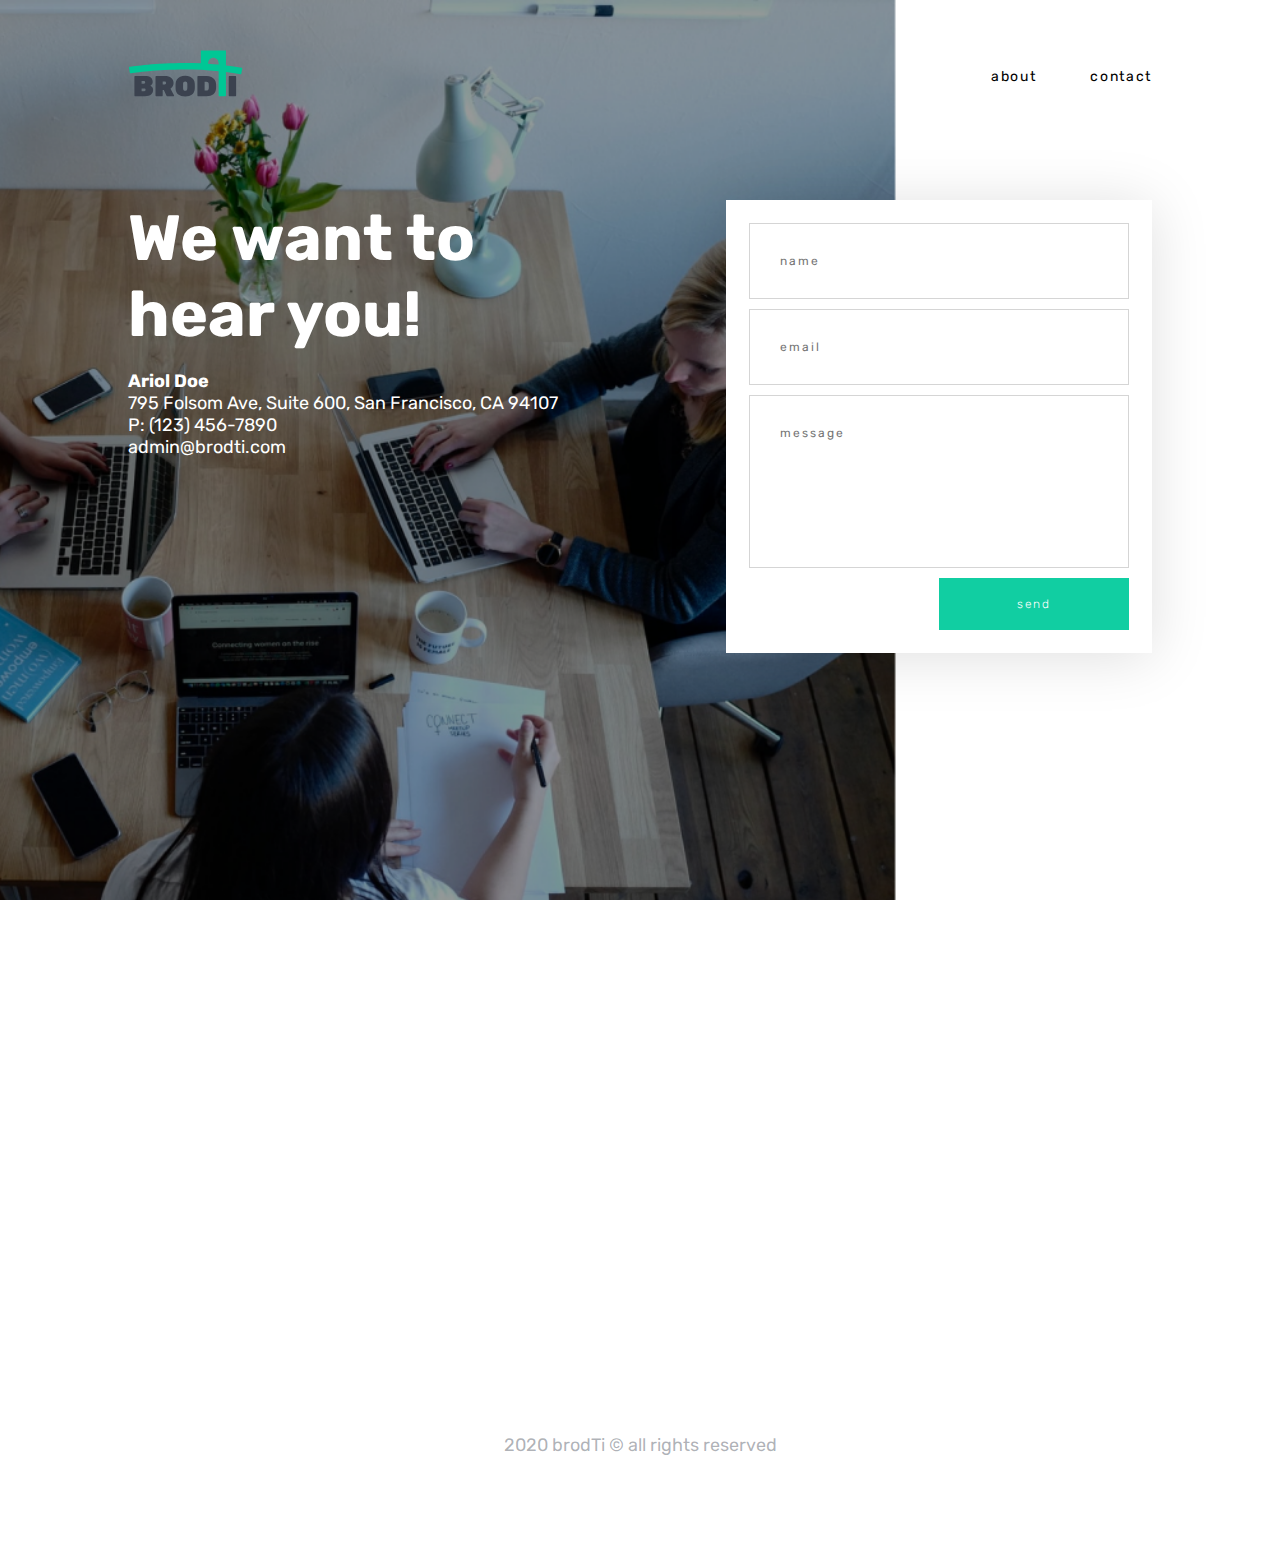
<file: pages/contact/index.html>
<!DOCTYPE html>
<html lang="en">

<head>
  <meta charset="UTF-8">
  <meta name="viewport" content="width=device-width, initial-scale=1.0">
  <meta name="format-detection" content="telephone=no">

  <link rel="stylesheet" href="./index.css">
  <link href="../../styles/global.css" rel="stylesheet">
  <link href="https://fonts.googleapis.com/css2?family=Rubik:wght@400;700&display=swap" rel="stylesheet">

  <link rel="shortcut icon" href="../../assets/icons/favicon.svg" />
  <link
  rel="stylesheet"
  href="https://cdnjs.cloudflare.com/ajax/libs/animate.css/4.0.0/animate.min.css"
/>
  <title>BrodTi - Contact</title>
</head>

<body>

  <header>
    <a href="../../index.html"><img id="logo" src="../../assets/logo.svg"></a>
    
    <div class="linksToNavigation">
      <a id="about" class="links" href="../about/index.html">about</a>
      <a id="contact" class="links" href="./index.html">contact</a>
    </div>
  </header>

  <div id="content">

    <section>
      <div class="description animate__animated animate__fadeIn">
        <h1>We want to hear you!</h1>

        <strong>Ariol Doe</strong>
        <p>795 Folsom Ave, Suite 600, San Francisco, CA 94107
          <br />P: (123) 456-7890<br />
          admin@brodti.com</p>
      </div>

      <form class="animate__animated animate__jackInTheBox" action="post">
        <input id="nameInput" name="name" type="text" placeholder="name">
        <input id="emailInput" name="email" type="text" placeholder="email">
        <textarea id="bodyTextInput" name="message" name="" id="" placeholder="message" cols="30" rows="8"></textarea>
        <div class="send">
          <span id="result"></span>
          <button type="button">send</button>
        </div>
      </form>
    </section>

  </div>
  <iframe
    src="https://www.google.com/maps/embed?pb=!1m18!1m12!1m3!1d3153.340648516403!2d-122.40267868492155!3d37.782055819513964!2m3!1f0!2f0!3f0!3m2!1i1024!2i768!4f13.1!3m3!1m2!1s0x8085807e0e3b97b5%3A0x2483cdf8ec689a6!2s795%20Folsom%20St%20%23600%2C%20San%20Francisco%2C%20CA%2094107%2C%20EUA!5e0!3m2!1spt-BR!2sbr!4v1596742444872!5m2!1spt-BR!2sbr"
    width="600" height="450" frameborder="0" style="border:0;" allowfullscreen="" aria-hidden="false"
    tabindex="0"></iframe>

  <footer>2020 brodTi © all rights reserved</footer>
  <script src="https://ajax.aspnetcdn.com/ajax/jQuery/jquery-3.5.0.js"></script>
  <script src="./index.js"></script>
  <script src="https://smtpjs.com/v3/smtp.js"></script>
</body>

</html>
</file>
<file: pages/contact/index.css>
body {
  background-color: #fff;
  margin: 0;
  padding: 0;
  width: 100%;
}
header {
  position: absolute;
  z-index: 2;
  width: 100%;
  display: flex;
  align-items: center;
  justify-content: space-between;
  padding: 50px 10% 0;
}

div.linksToNavigation a.links {
  letter-spacing: 0.12em;
  margin-left: 50px;
  font-size: 14px;
  text-decoration: none;
  color: #000;
  z-index: 10000;
}

div.linksToNavigation a.links:hover {
  color: rgba(0, 0, 0, .5);
}

div#content {
  background-image: url('../../assets/contactbackground.png');
  background-repeat: no-repeat;
  background-size: cover;
  background-position-x: -30vw;
  background-position-y:0;
  padding: 50px 10%;
  height: 100vh;
}

section {
  display: flex;
  flex: 1;
  justify-content: space-between;
  margin-top: 150px;
}

section div.description {
  width: 450px;
  font-size: 18px;
}

section div.description h1 {
  font-family: 'Rubik', sans-serif;
  font-size: 64px;
  font-weight: 700;
  margin-bottom: 18px;
}

form {
  display: flex;
  flex-direction: column;

  width: 426px;
  height: 453px;
  background: #fff;
  box-shadow: 0px 4px 55px rgba(0, 0, 0, 0.13);
  padding: 23px;
}

form input, textarea {
  padding: 30px;
  border: 1px solid #D5D5D5;
  margin-bottom: 10px;
  font-family: 'Rubik', sans-serif;
  letter-spacing: 0.16em;
  resize: none;
  font-size: 12px;
}

section div.send {
  display: flex;
  justify-content: space-between;
  align-items: center;
}



section div.send span {
  color: #11CEA2;
  font-family: 'Rubik', sans-serif;
  letter-spacing: 0.16em;
  font-size: 12px;
  width: 120px;
}

section div.send button {
  font-family: 'Rubik', sans-serif;
  letter-spacing: 0.16em;
  font-size: 12px;
  font-weight: 200;
  width: 190px;
  height: 52px;
  text-align: center;

  color: #fff;
  background: #11CEA2;
  transition: 0.2s;
}

section div.send button:hover {
  background: #0dab86;
}

iframe {
  width: 100%;
}

footer {
  background-color: #FFF;
  text-align: center;
  font-family: 'Rubik', sans-serif;
  padding: 90px 0;
  margin-top: -10px;
  font-size: 18px;
  color: rgba(59, 66, 79, 0.41);
}

@media only screen and (max-width: 1100px){
  body {
    background-color: #fff;
    margin: 0;
    padding: 0;
    width: 100%;
  }
  header {
    position: absolute;
    z-index: 2;
    display: flex;
    align-items: center;
    padding: 15px 8%;
    top: 0;
    left: 0;
    background: #fff;
  }
  
  div.linksToNavigation {
    position: absolute;
    z-index: 2;
    display: flex;
    align-items: center;
    margin-top: 0px;
    right: 9vw;
    background-color: transparent;
  }
  
  div.linksToNavigation a.links {
    letter-spacing: 0.16em;
    margin-left: 25px;
    font-size: 14px;
    text-decoration: none;
    color: #000;
    z-index: 10000;
  }
  
  div.linksToNavigation a.links:hover {
    letter-spacing: 0.16em;
    margin-left: 25px;
    text-decoration: none;
    color: rgba(0, 0, 0, .5);
  }
  
  div#content {
    background-image: url('../../assets/contactbackground.png');
    background-repeat: no-repeat;
    background-size: cover;
    background-position-x: center;
    background-position-y:0;
    padding: 50px 10%;
    height: 100%;
  }
  
  section {
    display: flex;
    flex: 1;
    flex-direction: column;
    justify-content: center;
    align-items: center;
    margin-top: 100px;
    text-align: center;
  }
  
  section div.description {
    width: 100%;
    font-size: 18px;
    margin-bottom: 70px;
  }
  
  section div.description h1 {
    font-family: 'Rubik', sans-serif;
    font-size: 48px;
    font-weight: 700;
    margin-bottom: 18px;
  }
  
  form {
    display: flex;
    flex-direction: column;
    width: 110%;
    height: 453px;
    background: #fff;
    box-shadow: 0px 4px 55px rgba(0, 0, 0, 0.13);
    padding: 23px;
  }
  
  form input, textarea {
    padding: 30px;
    border: 1px solid #D5D5D5;
    margin-bottom: 10px;
    font-family: 'Rubik', sans-serif;
    letter-spacing: 0.16em;
    resize: none;
    font-size: 12px;
  }
  
  section div.send {
    display: flex;
    justify-content: space-between;
    align-items: center;
  }
  
  
  
  section div.send span {
    color: #11CEA2;
    font-family: 'Rubik', sans-serif;
    letter-spacing: 0.16em;
    font-size: 12px;
    width: 180px;
  }
  
  section div.send button {
    font-family: 'Rubik', sans-serif;
    letter-spacing: 0.16em;
    font-size: 12px;
    font-weight: 200;
    width: 190px;
    height: 52px;
    text-align: center;
  
    color: #fff;
    background: #11CEA2;
    transition: 0.2s;
  }
  
  section div.send button:hover {
    background: #0dab86;
  }
  
  iframe {
    width: 100%;
  }
  
  footer {
    background-color: #FFF;
    text-align: center;
    font-family: 'Rubik', sans-serif;
    padding: 90px 0;
    margin-top: -10px;
    font-size: 18px;
    color: rgba(59, 66, 79, 0.41);
  }
}
</file>
<file: styles/global.css>
*{
  margin: 0;
  padding: 0;
  box-sizing: border-box;
  outline: 0;
  line-height: normal;
  text-decoration: none;

}

body {
  color: #fff;
  -webkit-font-smoothing: antialiased;
}

body, input, button{
  font-family: 'Rubik', sans-serif;
}

button {
  cursor: pointer;
  border: none;
  outline: none;
}

h1, h2, h3, h4, h5, h6 {
  font-weight: 500;
}
</file>
